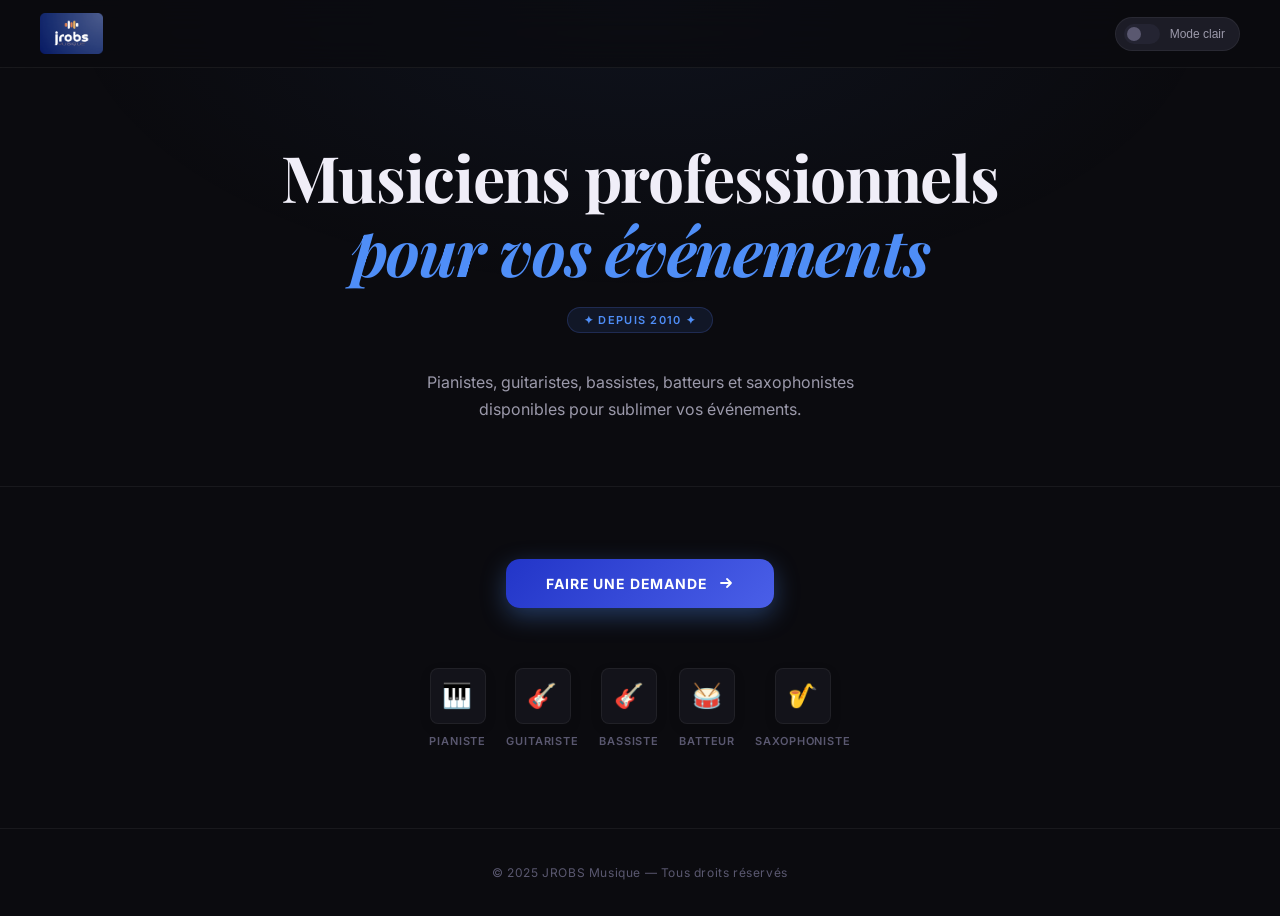
<file: index.html>
<!DOCTYPE html>
<html lang="fr">

<head>
  <meta charset="UTF-8">
  <meta name="viewport" content="width=device-width, initial-scale=1.0">
  <title>JROBS Musique — Demande de Musicien</title>
  <link rel="stylesheet" href="css/styles.css">
  <link
    href="https://fonts.googleapis.com/css2?family=Outfit:wght@300;400;500;600;700&family=Playfair+Display:ital,wght@0,700;1,400&display=swap"
    rel="stylesheet">
</head>

<body>

  <!-- NAVBAR -->
  <nav class="navbar">
    <img src="logo/logo_jrobs.png" alt="JROBS Musique" class="navbar-logo">
    <button class="theme-toggle" id="themeToggle" onclick="toggleTheme()" aria-label="Changer le thème">
      <div class="toggle-track">
        <div class="toggle-thumb"></div>
      </div>
      <span class="toggle-label" id="toggleLabel">Mode clair</span>
    </button>
  </nav>

  <!-- HERO -->
  <section class="hero">
    <h1 class="hero-title">Musiciens professionnels<br><span>pour vos événements</span></h1>
    <div class="hero-tagline">✦ Depuis 2010 ✦</div>
    <p class="hero-sub">
      Pianistes, guitaristes, bassistes, batteurs et saxophonistes
      disponibles pour sublimer vos événements.
    </p>
  </section>

  <!-- CTA -->
  <section class="cta-section">
    <button class="btn-open" onclick="openModal()">
      <span>Faire une demande</span>
      <svg width="16" height="16" viewBox="0 0 16 16" fill="none">
        <path d="M3 8h10M9 4l4 4-4 4" stroke="currentColor" stroke-width="1.8" stroke-linecap="round"
          stroke-linejoin="round" />
      </svg>
    </button>

    <div class="instruments">
      <div class="instrument-item">
        <div class="instrument-icon">🎹</div>
        Pianiste
      </div>
      <div class="instrument-item">
        <div class="instrument-icon">🎸</div>
        Guitariste
      </div>
      <div class="instrument-item">
        <div class="instrument-icon">🎸</div>
        Bassiste
      </div>
      <div class="instrument-item">
        <div class="instrument-icon">🥁</div>
        Batteur
      </div>
      <div class="instrument-item">
        <div class="instrument-icon">🎷</div>
        Saxophoniste
      </div>
    </div>
  </section>

  <!-- MODAL -->
  <div class="modal-overlay" id="modalOverlay" onclick="handleOverlayClick(event)">
    <div class="modal" id="modal">

      <div id="formContent">
        <div class="modal-header">
          <div class="modal-label">✦ Demande de musicien</div>
          <div class="modal-title">Réservation de service</div>
          <button class="modal-close" onclick="closeModal()">✕</button>
        </div>

        <form id="reservationForm" novalidate>
          <div class="form-body">

            <!-- SERVICE -->
            <div class="form-section-title">Service souhaité — nombre de musiciens</div>
            <div class="service-grid" id="serviceGrid">
              <div class="service-card" id="card-Pianiste">
                <span class="svc-icon">🎹</span>
                <span class="svc-name">Pianiste</span>
                <div class="qty-control">
                  <button type="button" class="qty-btn" onclick="changeQty('Pianiste', -1)">−</button>
                  <div class="qty-display" id="qty-Pianiste">0</div>
                  <button type="button" class="qty-btn" onclick="changeQty('Pianiste', 1)">+</button>
                </div>
              </div>
              <div class="service-card" id="card-Guitariste">
                <span class="svc-icon">🎸</span>
                <span class="svc-name">Guitariste</span>
                <div class="qty-control">
                  <button type="button" class="qty-btn" onclick="changeQty('Guitariste', -1)">−</button>
                  <div class="qty-display" id="qty-Guitariste">0</div>
                  <button type="button" class="qty-btn" onclick="changeQty('Guitariste', 1)">+</button>
                </div>
              </div>
              <div class="service-card" id="card-Bassiste">
                <span class="svc-icon">🎸</span>
                <span class="svc-name">Bassiste</span>
                <div class="qty-control">
                  <button type="button" class="qty-btn" onclick="changeQty('Bassiste', -1)">−</button>
                  <div class="qty-display" id="qty-Bassiste">0</div>
                  <button type="button" class="qty-btn" onclick="changeQty('Bassiste', 1)">+</button>
                </div>
              </div>
              <div class="service-card" id="card-Batteur">
                <span class="svc-icon">🥁</span>
                <span class="svc-name">Batteur</span>
                <div class="qty-control">
                  <button type="button" class="qty-btn" onclick="changeQty('Batteur', -1)">−</button>
                  <div class="qty-display" id="qty-Batteur">0</div>
                  <button type="button" class="qty-btn" onclick="changeQty('Batteur', 1)">+</button>
                </div>
              </div>
              <div class="service-card" id="card-Saxophoniste">
                <span class="svc-icon">🎷</span>
                <span class="svc-name">Saxophoniste</span>
                <div class="qty-control">
                  <button type="button" class="qty-btn" onclick="changeQty('Saxophoniste', -1)">−</button>
                  <div class="qty-display" id="qty-Saxophoniste">0</div>
                  <button type="button" class="qty-btn" onclick="changeQty('Saxophoniste', 1)">+</button>
                </div>
              </div>
            </div>
            <div class="musicians-summary" id="musiciansSummary"></div>

            <!-- ÉVÉNEMENT -->
            <div class="form-section-title">Détails de l'événement</div>
            <div class="form-row triple">
              <div class="form-group">
                <label for="date">Date *</label>
                <input type="date" id="date" required>
              </div>
              <div class="form-group">
                <label for="heure">Heure de début *</label>
                <input type="time" id="heure" required>
              </div>
              <div class="form-group">
                <label for="duree">Durée *</label>
                <select id="duree" required>
                  <option value="" disabled selected>Choisir</option>
                  <option value="1h">1 heure</option>
                  <option value="2h">2 heures</option>
                  <option value="3h">3 heures</option>
                  <option value="4h">4 heures</option>
                </select>
              </div>
            </div>

            <!-- COORDONNÉES -->
            <div class="form-section-title">Coordonnées</div>
            <div class="form-row">
              <div class="form-group">
                <label for="nom">Nom *</label>
                <input type="text" id="nom" placeholder="Dupont" required>
                <span class="field-error" id="err-nom">Nom invalide (lettres, espaces et tirets seulement)</span>
              </div>
              <div class="form-group">
                <label for="prenom">Prénom *</label>
                <input type="text" id="prenom" placeholder="Marie" required>
                <span class="field-error" id="err-prenom">Prénom invalide (lettres, espaces et tirets seulement)</span>
              </div>
            </div>

            <div class="form-row single">
              <div class="form-group">
                <label for="adresse">Adresse *</label>
                <input type="text" id="adresse" placeholder="123 Rue Sainte-Catherine, Montréal, QC" required>
                <span class="field-error" id="err-adresse">Adresse invalide (min. 5 caractères)</span>
              </div>
            </div>

            <div class="form-row">
              <div class="form-group">
                <label for="responsable">Responsable</label>
                <input type="text" id="responsable" placeholder="Nom du responsable">
                <span class="field-error" id="err-responsable">Nom invalide (lettres, espaces et tirets
                  seulement)</span>
              </div>
              <div class="form-group">
                <label for="telephone">Téléphone *</label>
                <input type="tel" id="telephone" placeholder="514-555-0123" required>
                <span class="field-error" id="err-telephone">Format invalide (ex: 514-555-0123)</span>
              </div>
            </div>

            <div class="form-row single">
              <div class="form-group">
                <label for="courriel">Courriel *</label>
                <input type="email" id="courriel" placeholder="marie@exemple.com" required>
                <span class="field-error" id="err-courriel">Adresse courriel invalide</span>
              </div>
            </div>

            <div class="form-row single">
              <div class="form-group">
                <label for="note">Note / Commentaires</label>
                <textarea id="note"
                  placeholder="Informations supplémentaires sur votre événement, demandes spéciales..."></textarea>
              </div>
            </div>

            <!-- POLITIQUES -->
            <div class="form-section-title">Politiques et conditions</div>
            <div class="policies-box">
              <strong>Politiques de réservation JROBS Musique</strong><br><br>
              <strong>1. Confirmation :</strong> Toute réservation est confirmée à la réception d'un acompte de 50% du
              montant total.<br><br>
              <strong>2. Annulation :</strong> Toute annulation effectuée moins de 72 heures avant l'événement ne sera
              pas remboursée. Pour les annulations au-delà de 72 heures, l'acompte sera remboursé en totalité.<br><br>
              <strong>3. Déplacement :</strong> Les frais de déplacement hors de l'île de Montréal sont à la charge du
              client et seront calculés selon la distance.<br><br>
              <strong>4. Équipement :</strong> JROBS Musique fournit l'équipement de base. Tout équipement
              supplémentaire requis doit être mentionné au moment de la réservation.<br><br>
              <strong>5. Comportement :</strong> JROBS Musique se réserve le droit de refuser ou d'interrompre une
              prestation en cas de comportement irrespectueux envers les musiciens.<br><br>
              <strong>6. Responsabilité :</strong> JROBS Musique ne peut être tenu responsable des imprévus de force
              majeure (conditions météorologiques extrêmes, urgences médicales, etc.).<br><br>
              <strong>7. Confidentialité :</strong> Vos données personnelles sont utilisées uniquement dans le cadre de
              votre réservation et ne sont jamais partagées avec des tiers.
            </div>

            <div class="checkbox-group">
              <input type="checkbox" id="accepte" required>
              <label for="accepte" class="checkbox-label">
                J'accepte les <a href="#" onclick="return false;">termes et conditions</a> ainsi que les politiques de
                réservation de JROBS Musique. *
              </label>
            </div>

            <button class="btn-submit" type="submit" id="submitBtn">
              <span>Envoyer la demande</span>
            </button>

            <p
              style="font-size:11px; color:var(--text-muted); text-align:center; margin-top:14px; letter-spacing:.04em;">
              * Champs obligatoires — Nous vous contacterons dans les 24 heures.
            </p>
          </div>
        </form>
      </div>

      <!-- SUCCESS -->
      <div class="success-overlay" id="successContent">
        <div class="success-icon">✓</div>
        <h3>Demande envoyée !</h3>
        <p>Merci pour votre demande. Notre équipe vous contactera dans les 24 heures pour confirmer votre réservation.
        </p>
        <button class="btn-open" style="margin-top:32px; opacity:1;" onclick="closeModal()">
          <span>Fermer</span>
        </button>
      </div>

    </div>
  </div>

  <footer>
    © 2025 JROBS Musique — Tous droits réservés
  </footer>

  <script src="js/scrip.js"></script>
</body>

</html>
</file>
<file: css/styles.css>
@import url('https://fonts.googleapis.com/css2?family=Inter:wght@300;400;500;600;700&family=Playfair+Display:ital,wght@0,700;1,400&display=swap');

/* ═══════════════════════════════════════════
   JROBS MUSIQUE — CSS MODERNE
   Dark / Light mode + Coins arrondis
═══════════════════════════════════════════ */

@import url('https://fonts.googleapis.com/css2?family=Outfit:wght@300;400;500;600;700&family=Playfair+Display:ital,wght@0,700;1,400&display=swap');

/* ── VARIABLES DARK (défaut) ── */
:root {
  --accent: #4F8EF7;
  --accent-light: #7AAEFF;
  --accent-rgb: 79, 142, 247;

  --bg: #0B0B0F;
  --bg2: #13131A;
  --bg3: #1C1C26;
  --bg4: #242432;

  --text: #F0EEF8;
  --text-sub: #9B99AA;
  --text-muted: #5A5870;

  --border: rgba(91, 127, 255, .2);
  --border-soft: rgba(255, 255, 255, .06);
  --shadow: 0 24px 64px rgba(0, 0, 0, .55);

  --radius-sm: 8px;
  --radius-md: 14px;
  --radius-lg: 20px;
  --radius-xl: 28px;

  --transition: 0.22s cubic-bezier(.4, 0, .2, 1);
}

/* ── VARIABLES LIGHT ── */
body.light {
  --bg: #F4F3F8;
  --bg2: #FFFFFF;
  --bg3: #EDECEA;
  --bg4: #E3E1DC;

  --text: #18171F;
  --text-sub: #5A5870;
  --text-muted: #9B99AA;

  --border: rgba(30, 80, 200, .2);
  --border-soft: rgba(0, 0, 0, .07);
  --shadow: 0 24px 64px rgba(0, 0, 0, .12);

  /* Deeper blue for legibility on light bg */
  --accent: #1A4FC4;
  --accent-light: #3A6FE0;
  --accent-rgb: 26, 79, 196;
}

/* ── RESET ── */
*,
*::before,
*::after {
  margin: 0;
  padding: 0;
  box-sizing: border-box;
}

body {
  background: var(--bg);
  color: var(--text);
  font-family: 'Inter', sans-serif;
  font-weight: 400;
  min-height: 100vh;
  overflow-x: hidden;
  transition: background var(--transition), color var(--transition);
}

/* ── FOND SUBTIL ── */
body::before {
  content: '';
  position: fixed;
  inset: 0;
  background:
    radial-gradient(ellipse 70% 50% at 50% 0%, rgba(var(--accent-rgb), .06) 0%, transparent 65%);
  pointer-events: none;
  z-index: 0;
}

/* ══════════════════════════════════
   NAVBAR
══════════════════════════════════ */
.navbar {
  position: sticky;
  top: 0;
  z-index: 100;
  display: flex;
  align-items: center;
  justify-content: space-between;
  padding: 0 40px;
  height: 68px;
  background: rgba(11, 11, 15, .7);
  backdrop-filter: blur(20px);
  border-bottom: 1px solid var(--border-soft);
  transition: background var(--transition);
}

body.light .navbar {
  background: rgba(244, 243, 248, .92);
}

/* logo is already colored, no filter needed */
.navbar-logo {
  filter: none;
}

.navbar-logo {
  height: 42px;
  width: auto;
  object-fit: contain;
}

/* ── THEME TOGGLE ── */
.theme-toggle {
  display: flex;
  align-items: center;
  gap: 10px;
  background: var(--bg3);
  border: 1px solid var(--border-soft);
  border-radius: 999px;
  padding: 6px 14px 6px 8px;
  cursor: pointer;
  transition: background var(--transition), border var(--transition);
  user-select: none;
}

.theme-toggle:hover {
  border-color: var(--accent);
}

.toggle-track {
  width: 36px;
  height: 20px;
  background: var(--bg4);
  border-radius: 999px;
  position: relative;
  transition: background var(--transition);
  flex-shrink: 0;
}

body.light .toggle-track {
  background: var(--accent);
}

.toggle-thumb {
  position: absolute;
  top: 3px;
  left: 3px;
  width: 14px;
  height: 14px;
  border-radius: 50%;
  background: var(--text-muted);
  transition: transform var(--transition), background var(--transition);
}

body.light .toggle-thumb {
  transform: translateX(16px);
  background: #fff;
}

.toggle-label {
  font-size: 12px;
  font-weight: 500;
  color: var(--text-sub);
  white-space: nowrap;
}

/* ══════════════════════════════════
   HERO
══════════════════════════════════ */
.hero {
  position: relative;
  z-index: 1;
  text-align: center;
  padding: 72px 20px 64px;
  border-bottom: 1px solid var(--border-soft);
  overflow: hidden;
}

.hero-title {
  font-family: 'Playfair Display', serif;
  font-size: clamp(36px, 5vw, 64px);
  font-weight: 700;
  line-height: 1.15;
  letter-spacing: -.02em;
  color: var(--text);
  margin-bottom: 20px;
  opacity: 0;
  animation: fadeUp .7s .1s forwards;
}

.hero-title span {
  color: var(--accent);
  font-style: italic;
}

.hero-tagline {
  display: inline-flex;
  align-items: center;
  gap: 8px;
  background: rgba(var(--accent-rgb), .1);
  border: 1px solid var(--border);
  border-radius: 999px;
  padding: 5px 16px;
  font-size: 11px;
  font-weight: 600;
  letter-spacing: .12em;
  color: var(--accent);
  text-transform: uppercase;
  margin-bottom: 20px;
  opacity: 0;
  animation: fadeUp .7s .2s forwards;
}

.hero-sub {
  font-size: 16px;
  color: var(--text-sub);
  max-width: 480px;
  margin: 16px auto 0;
  line-height: 1.65;
  opacity: 0;
  animation: fadeUp .7s .4s forwards;
}

/* ══════════════════════════════════
   CTA SECTION
══════════════════════════════════ */
.cta-section {
  position: relative;
  z-index: 1;
  text-align: center;
  padding: 72px 20px 80px;
}

.btn-open {
  display: inline-flex;
  align-items: center;
  gap: 10px;
  background: linear-gradient(135deg, #2235C8, #4A5FE8);
  /* background: linear-gradient(135deg, var(--accent), var(--accent-light)); */
  color: #ffffff;
  font-family: 'Inter', sans-serif;
  font-size: 14px;
  font-weight: 700;
  letter-spacing: .06em;
  text-transform: uppercase;
  padding: 16px 40px;
  border: none;
  border-radius: var(--radius-md);
  cursor: pointer;
  transition: transform .2s, box-shadow .2s, filter .2s;
  box-shadow: 0 8px 24px rgba(var(--accent-rgb), .35);
  opacity: 0;
  animation: fadeUp .7s .5s forwards;
}

.btn-open:hover {
  transform: translateY(-2px);
  box-shadow: 0 14px 32px rgba(var(--accent-rgb), .45);
  filter: brightness(1.07);
}

.btn-open:active {
  transform: scale(.98);
}

.btn-open svg {
  transition: transform .2s;
}

.btn-open:hover svg {
  transform: translateX(3px);
}

/* ── INSTRUMENTS ── */
.instruments {
  display: flex;
  justify-content: center;
  gap: 20px;
  margin-top: 60px;
  flex-wrap: wrap;
  opacity: 0;
  animation: fadeUp .7s .7s forwards;
}

.instrument-item {
  display: flex;
  flex-direction: column;
  align-items: center;
  gap: 10px;
  color: var(--text-muted);
  font-size: 11px;
  font-weight: 600;
  letter-spacing: .08em;
  text-transform: uppercase;
  transition: color var(--transition);
}

.instrument-item:hover {
  color: var(--accent);
}

.instrument-icon {
  width: 56px;
  height: 56px;
  border-radius: var(--radius-sm);
  border: 1px solid var(--border-soft);
  background: var(--bg2);
  display: flex;
  align-items: center;
  justify-content: center;
  font-size: 24px;
  transition: border-color var(--transition), background var(--transition), transform var(--transition);
  box-shadow: 0 4px 12px rgba(0, 0, 0, .1);
}

.instrument-item:hover .instrument-icon {
  border-color: var(--accent);
  background: rgba(var(--accent-rgb), .08);
  transform: translateY(-3px);
}

/* ══════════════════════════════════
   MODAL
══════════════════════════════════ */
.modal-overlay {
  display: none;
  position: fixed;
  inset: 0;
  background: rgba(0, 0, 0, .75);
  backdrop-filter: blur(12px);
  z-index: 1000;
  align-items: flex-start;
  justify-content: center;
  padding: 24px 16px;
  overflow-y: auto;
}

.modal-overlay.active {
  display: flex;
}

.modal {
  background: var(--bg2);
  border: 1px solid var(--border-soft);
  border-radius: var(--radius-xl);
  width: 100%;
  max-width: 700px;
  margin: auto;
  position: relative;
  animation: slideUp .4s cubic-bezier(.16, 1, .3, 1);
  box-shadow: var(--shadow);
  overflow: hidden;
  transition: background var(--transition);
}

/* barre dorée haut */
.modal::before {
  content: '';
  display: block;
  height: 4px;
  background: linear-gradient(90deg, var(--accent), var(--accent-light), var(--accent));
}

.modal-header {
  padding: 32px 40px 24px;
  border-bottom: 1px solid var(--border-soft);
  position: relative;
}

.modal-label {
  font-size: 11px;
  font-weight: 600;
  letter-spacing: .3em;
  color: var(--accent);
  text-transform: uppercase;
  margin-bottom: 6px;
}

.modal-title {
  font-family: 'Playfair Display', serif;
  font-size: 26px;
  font-weight: 700;
  color: var(--text);
}

.modal-close {
  position: absolute;
  top: 28px;
  right: 32px;
  background: var(--bg3);
  border: 1px solid var(--border-soft);
  border-radius: var(--radius-sm);
  color: var(--text-sub);
  width: 36px;
  height: 36px;
  cursor: pointer;
  font-size: 16px;
  transition: all var(--transition);
  display: flex;
  align-items: center;
  justify-content: center;
}

.modal-close:hover {
  background: rgba(var(--accent-rgb), .12);
  border-color: var(--accent);
  color: var(--accent);
}

/* ── FORM BODY ── */
.form-body {
  padding: 32px 40px 40px;
}

.form-section-title {
  font-size: 10px;
  font-weight: 700;
  letter-spacing: .3em;
  color: var(--accent);
  text-transform: uppercase;
  margin-bottom: 18px;
  margin-top: 28px;
  padding-bottom: 10px;
  border-bottom: 1px solid var(--border-soft);
}

.form-section-title:first-child {
  margin-top: 0;
}

.form-row {
  display: grid;
  grid-template-columns: 1fr 1fr;
  gap: 14px;
  margin-bottom: 14px;
}

.form-row.single {
  grid-template-columns: 1fr;
}

.form-row.triple {
  grid-template-columns: 1fr 1fr 1fr;
}

.form-group {
  display: flex;
  flex-direction: column;
  gap: 6px;
}

.field-error {
  font-size: 11px;
  color: #e05c5c;
  letter-spacing: .03em;
  min-height: 14px;
  display: none;
}

.form-group.invalid .field-error {
  display: block;
}

label {
  font-size: 11px;
  font-weight: 600;
  letter-spacing: .08em;
  color: var(--text-sub);
  text-transform: uppercase;
}

input,
select,
textarea {
  background: var(--bg3);
  border: 1.5px solid var(--border-soft);
  border-radius: var(--radius-sm);
  color: var(--text);
  font-family: 'Inter', sans-serif;
  font-size: 14px;
  font-weight: 400;
  padding: 11px 14px;
  outline: none;
  transition: border-color var(--transition), background var(--transition), box-shadow var(--transition);
  appearance: none;
}

input:focus,
select:focus,
textarea:focus {
  border-color: var(--accent);
  background: var(--bg2);
  box-shadow: 0 0 0 3px rgba(var(--accent-rgb), .12);
}

input::placeholder,
textarea::placeholder {
  color: var(--text-muted);
}

.form-group.invalid input,
.form-group.invalid select,
.form-group.invalid textarea {
  border-color: #e05c5c;
  box-shadow: 0 0 0 3px rgba(224, 92, 92, .1);
}

.form-group.valid input,
.form-group.valid select,
.form-group.valid textarea {
  border-color: rgba(var(--accent-rgb), .45);
}

select {
  cursor: pointer;
  background-image: url("data:image/svg+xml,%3Csvg xmlns='http://www.w3.org/2000/svg' width='12' height='8' viewBox='0 0 12 8'%3E%3Cpath d='M1 1l5 5 5-5' stroke='%232235C8' stroke-width='1.5' fill='none' stroke-linecap='round'/%3E%3C/svg%3E");
  background-repeat: no-repeat;
  background-position: right 14px center;
  padding-right: 38px;
}

select option {
  background: var(--bg2);
}

textarea {
  resize: vertical;
  min-height: 88px;
  line-height: 1.6;
}

/* ── SERVICE CARDS ── */
.service-grid {
  display: grid;
  grid-template-columns: repeat(5, 1fr);
  gap: 10px;
  margin-bottom: 14px;
}

.service-card {
  display: flex;
  flex-direction: column;
  align-items: center;
  gap: 8px;
  padding: 14px 6px 12px;
  border: 1.5px solid var(--border-soft);
  border-radius: var(--radius-md);
  background: var(--bg3);
  transition: all var(--transition);
  text-align: center;
  cursor: default;
}

.service-card:hover {
  border-color: rgba(var(--accent-rgb), .35);
  background: var(--bg4);
}

.service-card.active {
  border-color: var(--accent);
  background: rgba(var(--accent-rgb), .08);
  box-shadow: 0 0 0 3px rgba(var(--accent-rgb), .1);
}

.svc-icon {
  font-size: 24px;
  line-height: 1;
}

.svc-name {
  font-size: 10px;
  font-weight: 600;
  letter-spacing: .05em;
  color: var(--text-muted);
  transition: color var(--transition);
  text-transform: uppercase;
}

.service-card.active .svc-name {
  color: var(--accent);
}

.qty-control {
  display: flex;
  align-items: center;
  background: var(--bg2);
  border-radius: var(--radius-sm);
  overflow: hidden;
  border: 1px solid var(--border-soft);
}

.qty-btn {
  width: 24px;
  height: 24px;
  background: transparent;
  border: none;
  color: var(--text-sub);
  font-size: 15px;
  cursor: pointer;
  display: flex;
  align-items: center;
  justify-content: center;
  transition: all var(--transition);
  padding: 0;
  user-select: none;
}

.qty-btn:hover {
  background: rgba(var(--accent-rgb), .15);
  color: var(--accent);
}

.qty-display {
  width: 28px;
  text-align: center;
  font-size: 13px;
  font-weight: 700;
  color: var(--text);
  line-height: 24px;
  border-left: 1px solid var(--border-soft);
  border-right: 1px solid var(--border-soft);
}

.service-card.active .qty-display {
  color: var(--accent);
}

/* ── RÉSUMÉ ── */
.musicians-summary {
  display: none;
  background: rgba(var(--accent-rgb), .06);
  border: 1.5px solid var(--border);
  border-radius: var(--radius-sm);
  padding: 11px 16px;
  margin-top: 4px;
  font-size: 13px;
  font-weight: 500;
  color: var(--accent);
}

.musicians-summary.visible {
  display: block;
}

/* ── POLICIES BOX ── */
.policies-box {
  background: var(--bg3);
  border: 1.5px solid var(--border-soft);
  border-radius: var(--radius-sm);
  padding: 16px 20px;
  margin-bottom: 16px;
  max-height: 130px;
  overflow-y: auto;
  font-size: 12px;
  line-height: 1.75;
  color: var(--text-sub);
}

.policies-box::-webkit-scrollbar {
  width: 4px;
}

.policies-box::-webkit-scrollbar-thumb {
  background: var(--border);
  border-radius: 4px;
}

/* ── CHECKBOX ── */
.checkbox-group {
  display: flex;
  align-items: flex-start;
  gap: 12px;
  margin-top: 8px;
}

.checkbox-group input[type="checkbox"] {
  appearance: none;
  width: 20px;
  height: 20px;
  min-width: 20px;
  border: 1.5px solid var(--border-soft);
  border-radius: 6px;
  background: var(--bg3);
  cursor: pointer;
  padding: 0;
  position: relative;
  margin-top: 1px;
  transition: all var(--transition);
}

.checkbox-group input[type="checkbox"]:checked {
  background: var(--accent);
  border-color: var(--accent);
}

.checkbox-group input[type="checkbox"]:checked::after {
  content: '✓';
  position: absolute;
  inset: 0;
  display: flex;
  align-items: center;
  justify-content: center;
  color: #ffffff;
  font-size: 12px;
  font-weight: 800;
}

.checkbox-label {
  font-size: 13px;
  line-height: 1.55;
  color: var(--text-sub);
}

.checkbox-label a {
  color: var(--accent);
  text-decoration: none;
}

.checkbox-label a:hover {
  text-decoration: underline;
}

/* ── SUBMIT BTN ── */
.btn-submit {
  width: 100%;
  background: linear-gradient(135deg, var(--accent), var(--accent-light));
  color: #ffffff;
  border: none;
  border-radius: var(--radius-md);
  font-family: 'Inter', sans-serif;
  font-size: 14px;
  font-weight: 700;
  letter-spacing: .08em;
  text-transform: uppercase;
  padding: 16px;
  cursor: pointer;
  margin-top: 24px;
  transition: transform .2s, box-shadow .2s, filter .2s;
  box-shadow: 0 6px 20px rgba(var(--accent-rgb), .3);
}

.btn-submit:hover {
  transform: translateY(-1px);
  box-shadow: 0 10px 28px rgba(var(--accent-rgb), .4);
  filter: brightness(1.06);
}

.btn-submit:active {
  transform: scale(.99);
}

.btn-submit:disabled {
  opacity: .5;
  cursor: not-allowed;
  transform: none;
}

/* ── SUCCESS ── */
.success-overlay {
  display: none;
  flex-direction: column;
  align-items: center;
  justify-content: center;
  padding: 64px 40px;
  text-align: center;
}

.success-overlay.active {
  display: flex;
}

.success-icon {
  width: 72px;
  height: 72px;
  border-radius: 50%;
  background: rgba(var(--accent-rgb), .1);
  border: 2px solid var(--accent);
  display: flex;
  align-items: center;
  justify-content: center;
  font-size: 30px;
  margin-bottom: 24px;
  color: var(--accent);
}

.success-overlay h3 {
  font-family: 'Playfair Display', serif;
  font-size: 28px;
  margin-bottom: 12px;
  color: var(--text);
}

.success-overlay p {
  color: var(--text-sub);
  font-size: 15px;
  line-height: 1.7;
  max-width: 360px;
}

/* ── FOOTER ── */
footer {
  position: relative;
  z-index: 1;
  text-align: center;
  padding: 36px 20px;
  border-top: 1px solid var(--border-soft);
  font-size: 12px;
  color: var(--text-muted);
  letter-spacing: .05em;
}

/* ── ANIMATIONS ── */
@keyframes fadeUp {
  from {
    opacity: 0;
    transform: translateY(20px);
  }

  to {
    opacity: 1;
    transform: translateY(0);
  }
}

@keyframes slideUp {
  from {
    opacity: 0;
    transform: translateY(36px) scale(.97);
  }

  to {
    opacity: 1;
    transform: translateY(0) scale(1);
  }
}

/* ── RESPONSIVE ── */
@media (max-width: 640px) {
  .navbar {
    padding: 0 20px;
  }

  .form-row {
    grid-template-columns: 1fr;
  }

  .form-row.triple {
    grid-template-columns: 1fr 1fr;
  }

  .service-grid {
    grid-template-columns: repeat(3, 1fr);
  }

  .form-body {
    padding: 24px 20px;
  }

  .modal-header {
    padding: 24px 20px 20px;
  }

  .modal-close {
    right: 20px;
  }

  .instruments {
    gap: 16px;
  }

}
</file>
